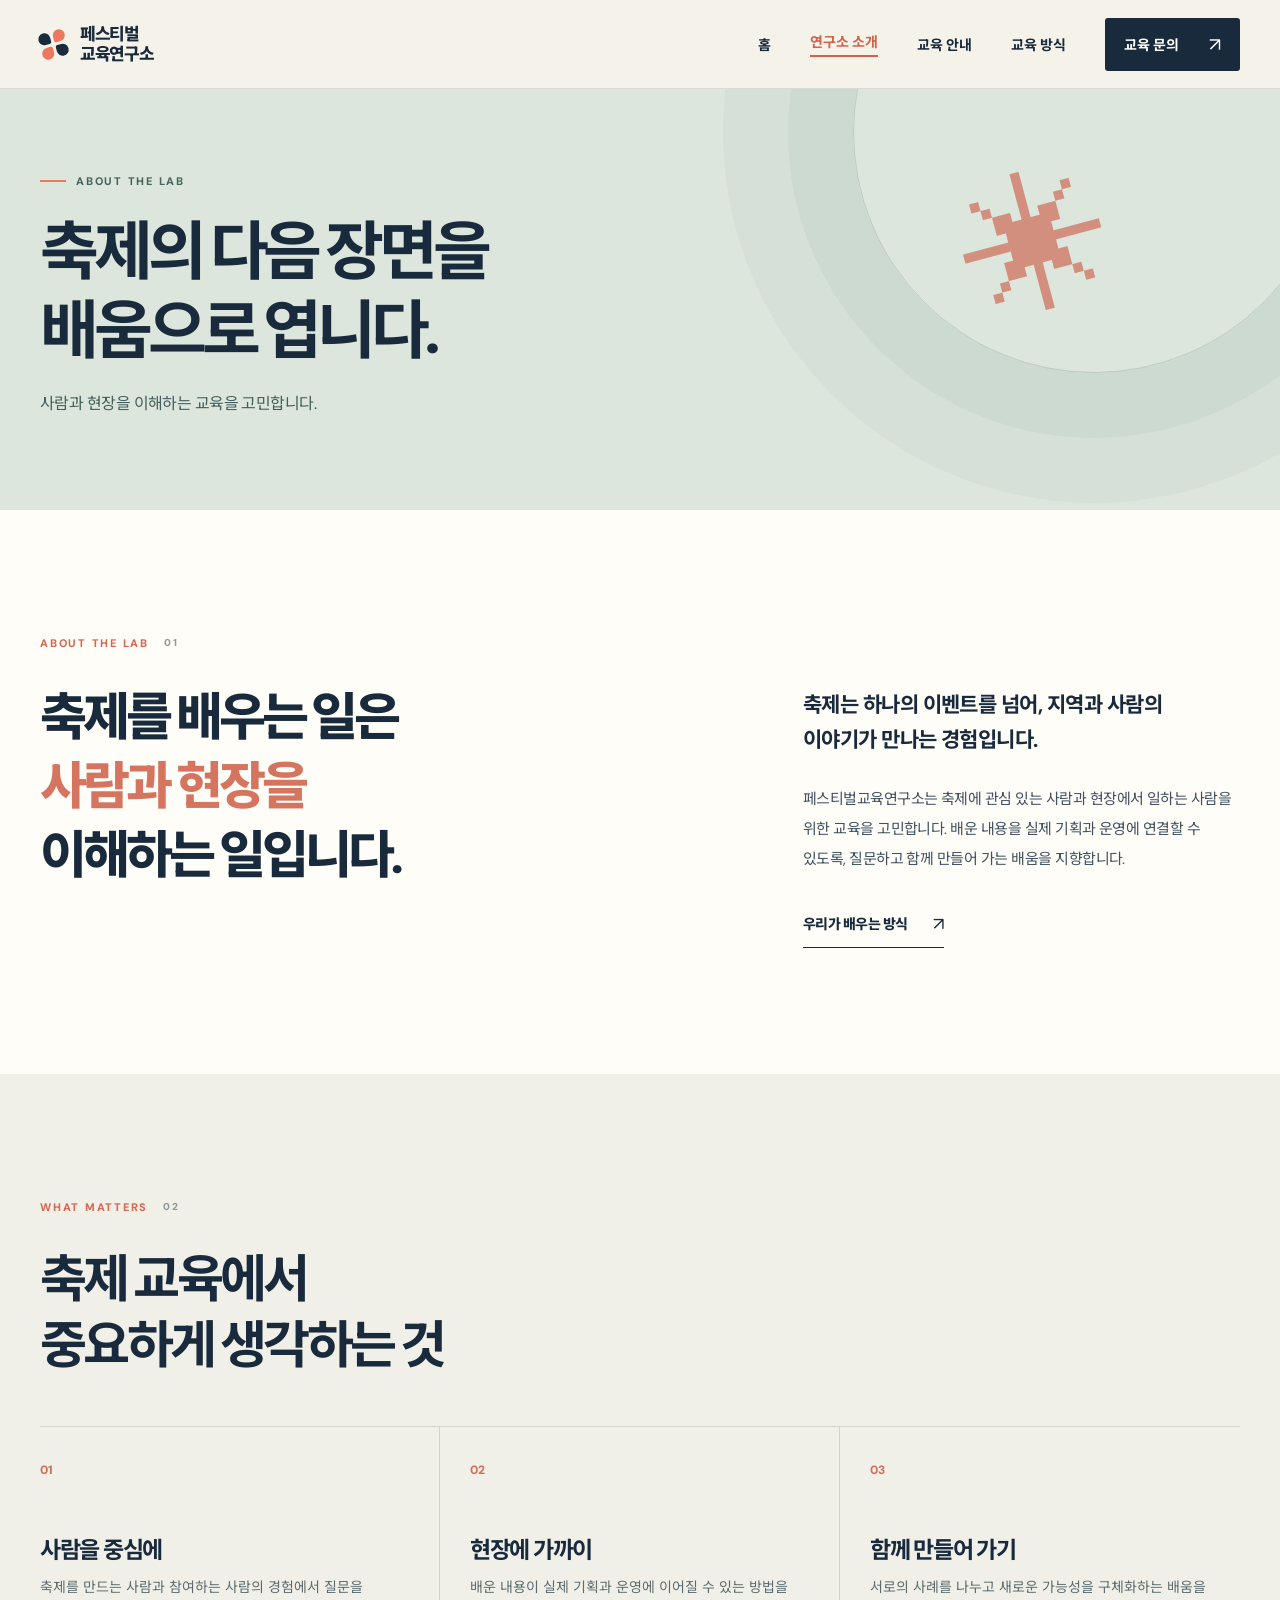
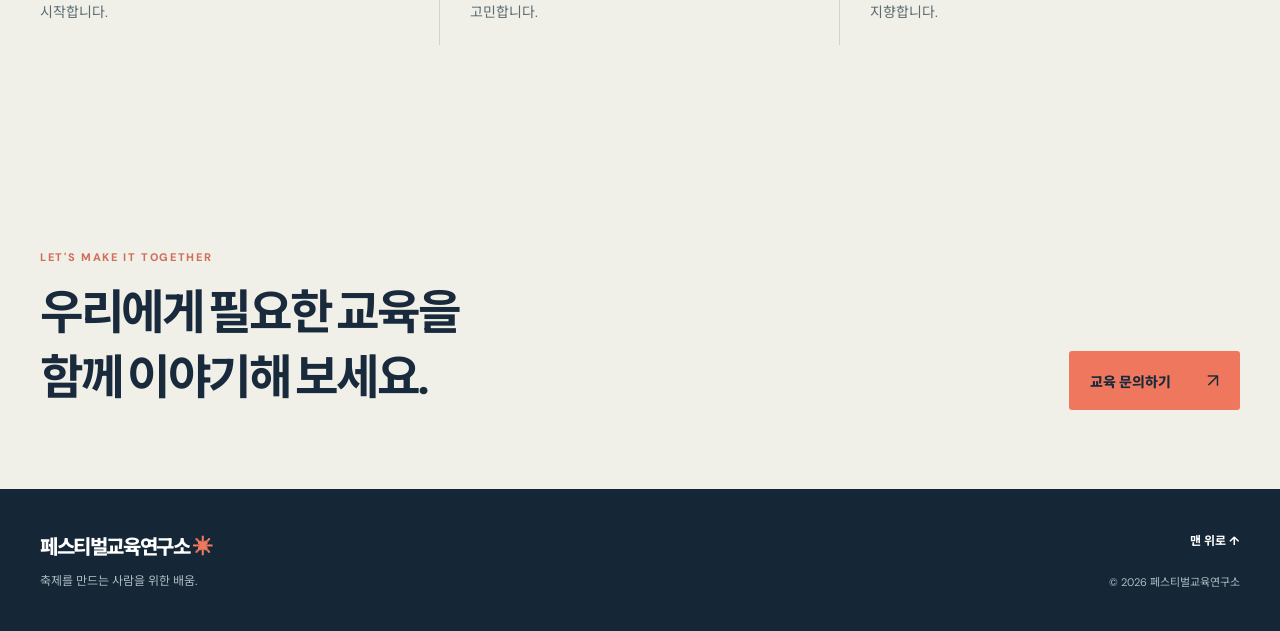
<file: about/index.html>
<!doctype html>
<html lang="ko">
  <head>
    <meta charset="UTF-8" />
    <meta name="viewport" content="width=device-width, initial-scale=1.0" />
    <meta name="theme-color" content="#182a3b" />
    <meta name="description" content="페스티벌교육연구소가 생각하는 축제 교육의 방향을 소개합니다." />
    <meta property="og:title" content="연구소 소개 | 페스티벌교육연구소" />
    <meta property="og:description" content="페스티벌교육연구소가 생각하는 축제 교육의 방향을 소개합니다." />
    <meta property="og:type" content="website" />
    <title>연구소 소개 | 페스티벌교육연구소</title>
    <link rel="icon" href="../favicon.svg" type="image/svg+xml" />
    <link rel="stylesheet" href="../styles.css" />
    <script src="../site.js" defer></script>
  </head>
  <body>
    <a class="skip-link" href="#main">본문 바로가기</a>
    <header class="site-header" id="top">
      <div class="header-inner container">
        <a class="brand" href="../home/" aria-label="페스티벌교육연구소 홈으로">
          <span class="brand-mark" aria-hidden="true"><span></span><span></span><span></span><span></span></span>
          <span class="brand-name">페스티벌<br />교육연구소</span>
        </a>
        <button class="menu-toggle" type="button" aria-expanded="false" aria-controls="primary-nav" aria-label="메뉴 열기">
          <span></span><span></span>
        </button>
        <nav class="primary-nav" id="primary-nav" aria-label="주 메뉴">
          <a href="../home/">홈</a>
          <a href="../about/" aria-current="page">연구소 소개</a>
          <a href="../programs/">교육 안내</a>
          <a href="../approach/">교육 방식</a>
          <a class="nav-cta" href="../contact/">교육 문의 <span aria-hidden="true">↗</span></a>
        </nav>
      </div>
    </header>
    <main id="main" data-page="about">
      <section class="page-banner" aria-labelledby="page-title"><div class="container"><p class="eyebrow"><span class="eyebrow-line"></span>ABOUT THE LAB</p><h1 id="page-title">축제의 다음 장면을<br />배움으로 엽니다.</h1><p>사람과 현장을 이해하는 교육을 고민합니다.</p></div><span class="page-banner-star" aria-hidden="true">✳</span></section>
<section class="intro section-pad" id="about" aria-labelledby="about-title">
        <div class="container intro-grid">
          <div class="section-intro">
            <p class="section-kicker">ABOUT THE LAB <span>01</span></p>
            <h2 id="about-title">축제를 배우는 일은<br /><span>사람과 현장을</span><br />이해하는 일입니다.</h2>
          </div>
          <div class="intro-body">
            <p class="lead">축제는 하나의 이벤트를 넘어, 지역과 사람의 이야기가 만나는 경험입니다.</p>
            <p>페스티벌교육연구소는 축제에 관심 있는 사람과 현장에서 일하는 사람을 위한 교육을 고민합니다. 배운 내용을 실제 기획과 운영에 연결할 수 있도록, 질문하고 함께 만들어 가는 배움을 지향합니다.</p>
            <a class="inline-link" href="../approach/">우리가 배우는 방식 <span aria-hidden="true">↗</span></a>
          </div>
        </div>
      </section>
<section class="about-values section-pad" aria-labelledby="values-title"><div class="container"><p class="section-kicker">WHAT MATTERS <span>02</span></p><h2 id="values-title">축제 교육에서<br />중요하게 생각하는 것</h2><div class="value-grid"><article><span>01</span><h3>사람을 중심에</h3><p>축제를 만드는 사람과 참여하는 사람의 경험에서 질문을 시작합니다.</p></article><article><span>02</span><h3>현장에 가까이</h3><p>배운 내용이 실제 기획과 운영에 이어질 수 있는 방법을 고민합니다.</p></article><article><span>03</span><h3>함께 만들어 가기</h3><p>서로의 사례를 나누고 새로운 가능성을 구체화하는 배움을 지향합니다.</p></article></div></div></section>
<section class="page-cta"><div class="container page-cta-inner"><div><p>LET'S MAKE IT TOGETHER</p><h2>우리에게 필요한 교육을<br />함께 이야기해 보세요.</h2></div><a class="button button-coral" href="../contact/">교육 문의하기 <span aria-hidden="true">↗</span></a></div></section>
    </main>
    <footer class="site-footer">
      <div class="container footer-inner">
        <div><a class="footer-brand" href="../home/">페스티벌교육연구소 <span>✳</span></a><p>축제를 만드는 사람을 위한 배움.</p></div>
        <div class="footer-right"><a href="#top">맨 위로 ↑</a><small>© <span id="year"></span> 페스티벌교육연구소</small></div>
      </div>
    </footer>
    <dialog id="privacy-dialog" class="privacy-dialog" aria-labelledby="privacy-title">
      <div class="dialog-head"><h2 id="privacy-title">개인정보 수집·이용 안내</h2><button type="button" class="privacy-close" aria-label="닫기">×</button></div>
      <p>문의 답변을 위해 이름, 이메일, 선택적으로 기관명과 연락처, 문의 내용을 사용합니다. 문의 응대 이외의 목적으로 사용하지 않으며, 실제 접수 채널과 보관 정책이 확정되면 이 안내를 운영 정책에 맞게 갱신해야 합니다.</p>
      <button type="button" class="button button-dark privacy-confirm">확인</button>
    </dialog>
  </body>
</html>
</file>
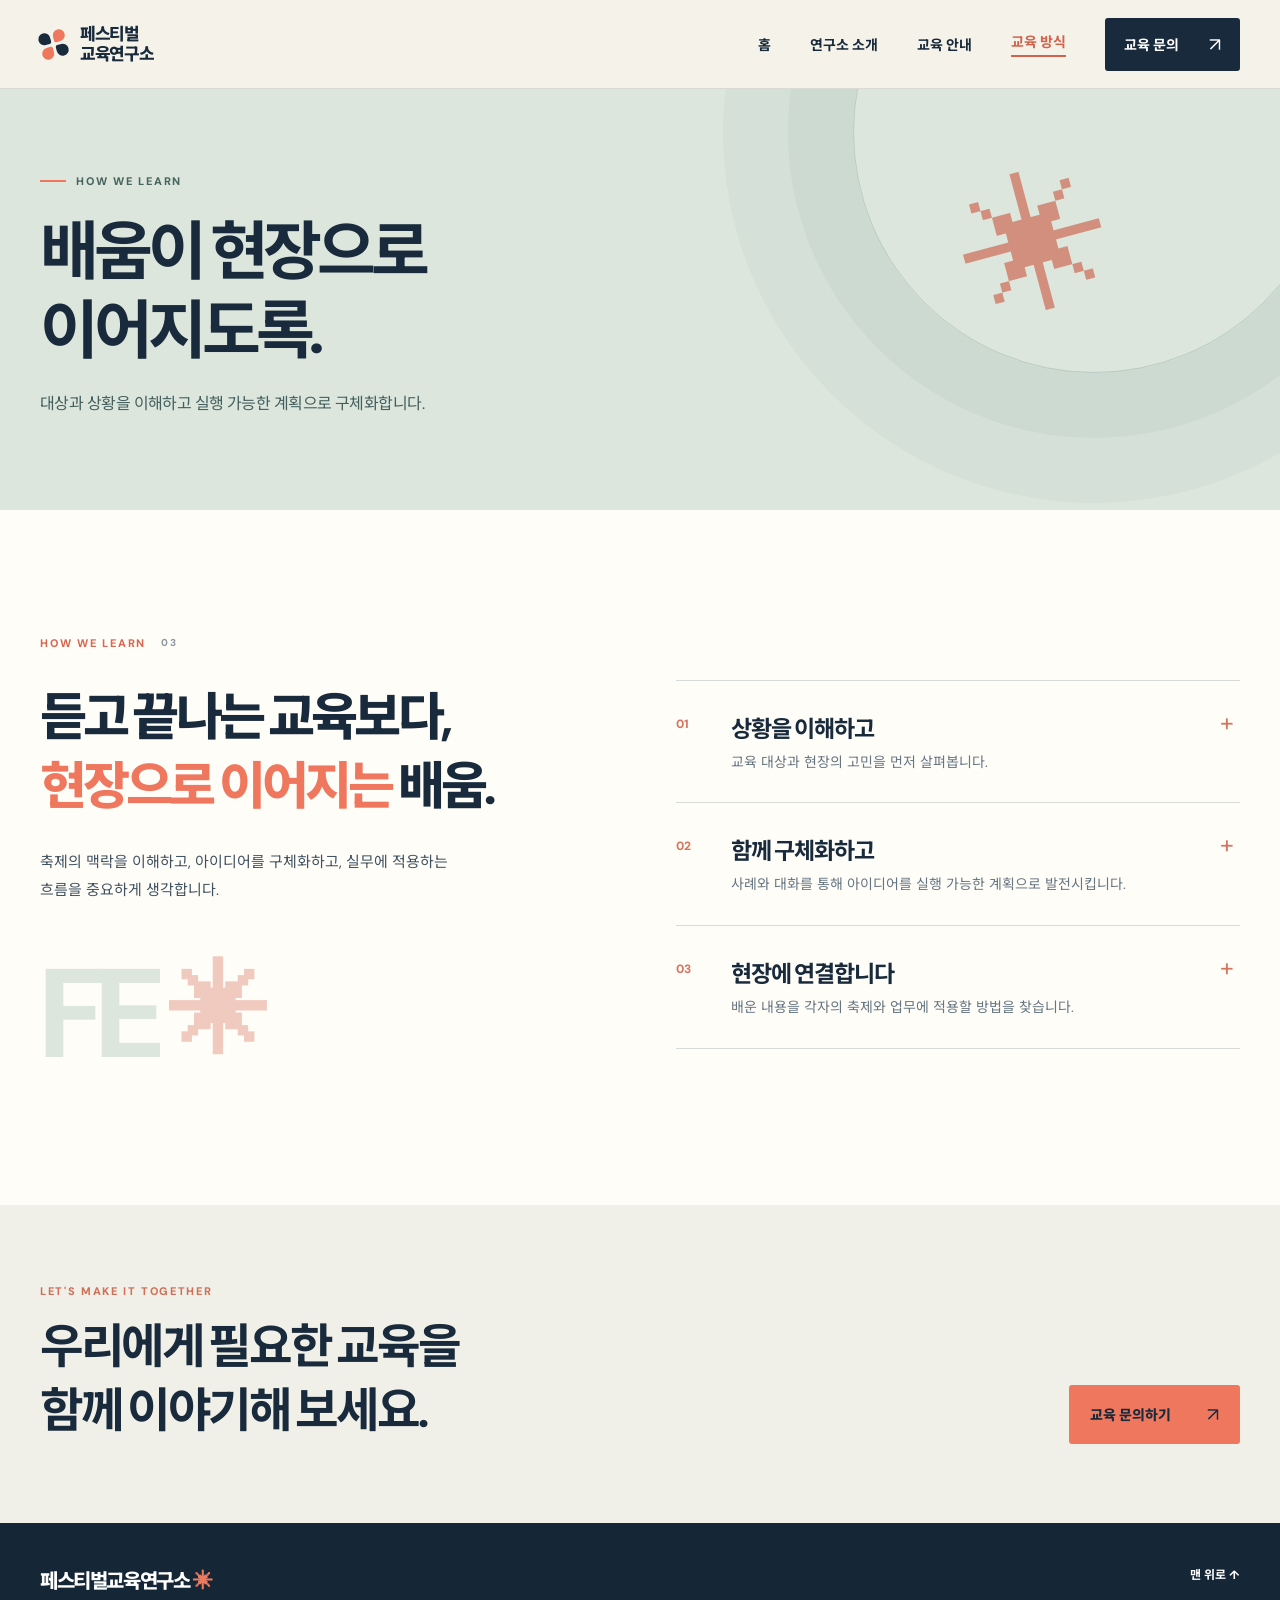
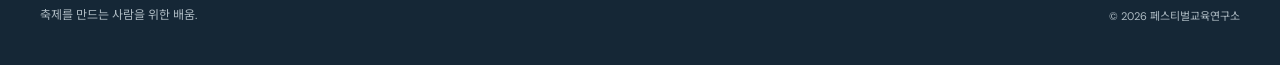
<file: approach/index.html>
<!doctype html>
<html lang="ko">
  <head>
    <meta charset="UTF-8" />
    <meta name="viewport" content="width=device-width, initial-scale=1.0" />
    <meta name="theme-color" content="#182a3b" />
    <meta name="description" content="배움을 축제 현장에 연결하는 교육 방식을 소개합니다." />
    <meta property="og:title" content="교육 방식 | 페스티벌교육연구소" />
    <meta property="og:description" content="배움을 축제 현장에 연결하는 교육 방식을 소개합니다." />
    <meta property="og:type" content="website" />
    <title>교육 방식 | 페스티벌교육연구소</title>
    <link rel="icon" href="../favicon.svg" type="image/svg+xml" />
    <link rel="stylesheet" href="../styles.css" />
    <script src="../site.js" defer></script>
  </head>
  <body>
    <a class="skip-link" href="#main">본문 바로가기</a>
    <header class="site-header" id="top">
      <div class="header-inner container">
        <a class="brand" href="../home/" aria-label="페스티벌교육연구소 홈으로">
          <span class="brand-mark" aria-hidden="true"><span></span><span></span><span></span><span></span></span>
          <span class="brand-name">페스티벌<br />교육연구소</span>
        </a>
        <button class="menu-toggle" type="button" aria-expanded="false" aria-controls="primary-nav" aria-label="메뉴 열기">
          <span></span><span></span>
        </button>
        <nav class="primary-nav" id="primary-nav" aria-label="주 메뉴">
          <a href="../home/">홈</a>
          <a href="../about/">연구소 소개</a>
          <a href="../programs/">교육 안내</a>
          <a href="../approach/" aria-current="page">교육 방식</a>
          <a class="nav-cta" href="../contact/">교육 문의 <span aria-hidden="true">↗</span></a>
        </nav>
      </div>
    </header>
    <main id="main" data-page="approach">
      <section class="page-banner" aria-labelledby="page-title"><div class="container"><p class="eyebrow"><span class="eyebrow-line"></span>HOW WE LEARN</p><h1 id="page-title">배움이 현장으로<br />이어지도록.</h1><p>대상과 상황을 이해하고 실행 가능한 계획으로 구체화합니다.</p></div><span class="page-banner-star" aria-hidden="true">✳</span></section>
<section class="approach section-pad" id="approach" aria-labelledby="approach-title">
        <div class="container approach-grid">
          <div class="approach-title">
            <p class="section-kicker">HOW WE LEARN <span>03</span></p>
            <h2 id="approach-title">듣고 끝나는 교육보다,<br /><em>현장으로 이어지는</em> 배움.</h2>
            <p>축제의 맥락을 이해하고, 아이디어를 구체화하고, 실무에 적용하는 흐름을 중요하게 생각합니다.</p>
            <div class="approach-decoration" aria-hidden="true"><span>F</span><span>E</span><span>✳</span></div>
          </div>
          <div class="approach-list">
            <div class="approach-item"><span class="approach-number">01</span><div><h3>상황을 이해하고</h3><p>교육 대상과 현장의 고민을 먼저 살펴봅니다.</p></div><span class="approach-plus" aria-hidden="true">+</span></div>
            <div class="approach-item"><span class="approach-number">02</span><div><h3>함께 구체화하고</h3><p>사례와 대화를 통해 아이디어를 실행 가능한 계획으로 발전시킵니다.</p></div><span class="approach-plus" aria-hidden="true">+</span></div>
            <div class="approach-item"><span class="approach-number">03</span><div><h3>현장에 연결합니다</h3><p>배운 내용을 각자의 축제와 업무에 적용할 방법을 찾습니다.</p></div><span class="approach-plus" aria-hidden="true">+</span></div>
          </div>
        </div>
      </section>
<section class="page-cta"><div class="container page-cta-inner"><div><p>LET'S MAKE IT TOGETHER</p><h2>우리에게 필요한 교육을<br />함께 이야기해 보세요.</h2></div><a class="button button-coral" href="../contact/">교육 문의하기 <span aria-hidden="true">↗</span></a></div></section>
    </main>
    <footer class="site-footer">
      <div class="container footer-inner">
        <div><a class="footer-brand" href="../home/">페스티벌교육연구소 <span>✳</span></a><p>축제를 만드는 사람을 위한 배움.</p></div>
        <div class="footer-right"><a href="#top">맨 위로 ↑</a><small>© <span id="year"></span> 페스티벌교육연구소</small></div>
      </div>
    </footer>
    <dialog id="privacy-dialog" class="privacy-dialog" aria-labelledby="privacy-title">
      <div class="dialog-head"><h2 id="privacy-title">개인정보 수집·이용 안내</h2><button type="button" class="privacy-close" aria-label="닫기">×</button></div>
      <p>문의 답변을 위해 이름, 이메일, 선택적으로 기관명과 연락처, 문의 내용을 사용합니다. 문의 응대 이외의 목적으로 사용하지 않으며, 실제 접수 채널과 보관 정책이 확정되면 이 안내를 운영 정책에 맞게 갱신해야 합니다.</p>
      <button type="button" class="button button-dark privacy-confirm">확인</button>
    </dialog>
  </body>
</html>
</file>
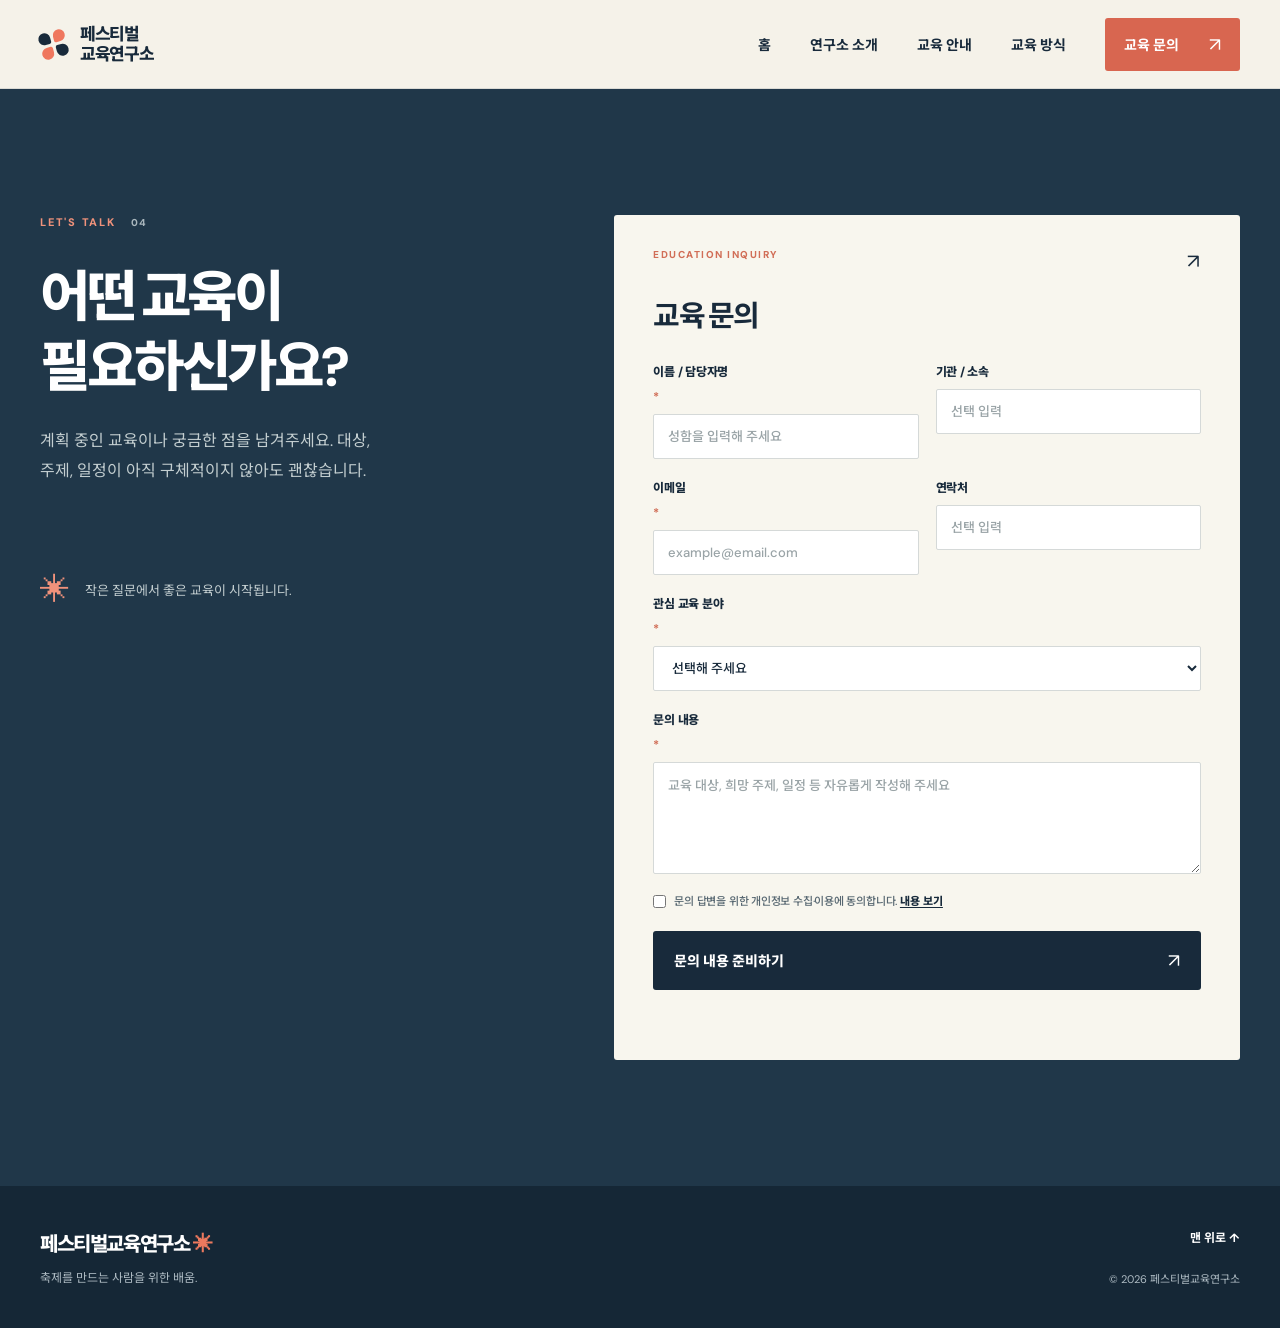
<file: contact/index.html>
<!doctype html>
<html lang="ko">
  <head>
    <meta charset="UTF-8" />
    <meta name="viewport" content="width=device-width, initial-scale=1.0" />
    <meta name="theme-color" content="#182a3b" />
    <meta name="description" content="페스티벌교육연구소에 교육을 문의해 보세요." />
    <meta property="og:title" content="교육 문의 | 페스티벌교육연구소" />
    <meta property="og:description" content="페스티벌교육연구소에 교육을 문의해 보세요." />
    <meta property="og:type" content="website" />
    <title>교육 문의 | 페스티벌교육연구소</title>
    <link rel="icon" href="../favicon.svg" type="image/svg+xml" />
    <link rel="stylesheet" href="../styles.css" />
    <script src="../site.js" defer></script>
  </head>
  <body>
    <a class="skip-link" href="#main">본문 바로가기</a>
    <header class="site-header" id="top">
      <div class="header-inner container">
        <a class="brand" href="../home/" aria-label="페스티벌교육연구소 홈으로">
          <span class="brand-mark" aria-hidden="true"><span></span><span></span><span></span><span></span></span>
          <span class="brand-name">페스티벌<br />교육연구소</span>
        </a>
        <button class="menu-toggle" type="button" aria-expanded="false" aria-controls="primary-nav" aria-label="메뉴 열기">
          <span></span><span></span>
        </button>
        <nav class="primary-nav" id="primary-nav" aria-label="주 메뉴">
          <a href="../home/">홈</a>
          <a href="../about/">연구소 소개</a>
          <a href="../programs/">교육 안내</a>
          <a href="../approach/">교육 방식</a>
          <a class="nav-cta" href="../contact/" aria-current="page">교육 문의 <span aria-hidden="true">↗</span></a>
        </nav>
      </div>
    </header>
    <main id="main" data-page="contact">
      <section class="contact section-pad" id="contact" aria-labelledby="contact-title">
        <div class="container contact-grid">
          <div class="contact-copy">
            <p class="section-kicker light">LET'S TALK <span>04</span></p>
            <h2 id="contact-title">어떤 교육이<br />필요하신가요?</h2>
            <p>계획 중인 교육이나 궁금한 점을 남겨주세요. 대상, 주제, 일정이 아직 구체적이지 않아도 괜찮습니다.</p>
            <div class="contact-details"><span class="contact-spark" aria-hidden="true">✳</span><span>작은 질문에서 좋은 교육이 시작됩니다.</span></div>
          </div>
          <div class="contact-panel">
            <div class="form-heading"><span>EDUCATION INQUIRY</span><span>↗</span></div>
            <h3>교육 문의</h3>
            <form id="inquiry-form" novalidate>
              <div class="field-row">
                <label>이름 / 담당자명 <span>*</span><input type="text" name="name" autocomplete="name" placeholder="성함을 입력해 주세요" required /></label>
                <label>기관 / 소속<input type="text" name="organization" autocomplete="organization" placeholder="선택 입력" /></label>
              </div>
              <div class="field-row">
                <label>이메일 <span>*</span><input type="email" name="email" autocomplete="email" placeholder="example@email.com" required /></label>
                <label>연락처<input type="tel" name="phone" autocomplete="tel" placeholder="선택 입력" /></label>
              </div>
              <label>관심 교육 분야 <span>*</span><select name="topic" required><option value="">선택해 주세요</option><option>축제 기획</option><option>축제 운영</option><option>맞춤형 교육</option><option>기타 / 아직 미정</option></select></label>
              <label>문의 내용 <span>*</span><textarea name="message" rows="5" placeholder="교육 대상, 희망 주제, 일정 등 자유롭게 작성해 주세요" required></textarea></label>
              <label class="consent"><input type="checkbox" name="consent" required /><span>문의 답변을 위한 개인정보 수집·이용에 동의합니다. <button class="privacy-open" type="button">내용 보기</button></span></label>
              <button class="button button-dark submit-button" type="submit">문의 내용 준비하기 <span aria-hidden="true">↗</span></button>
              <p class="form-status" id="form-status" role="status" aria-live="polite"></p>
            </form>
          </div>
        </div>
      </section>
    </main>
    <footer class="site-footer">
      <div class="container footer-inner">
        <div><a class="footer-brand" href="../home/">페스티벌교육연구소 <span>✳</span></a><p>축제를 만드는 사람을 위한 배움.</p></div>
        <div class="footer-right"><a href="#top">맨 위로 ↑</a><small>© <span id="year"></span> 페스티벌교육연구소</small></div>
      </div>
    </footer>
    <dialog id="privacy-dialog" class="privacy-dialog" aria-labelledby="privacy-title">
      <div class="dialog-head"><h2 id="privacy-title">개인정보 수집·이용 안내</h2><button type="button" class="privacy-close" aria-label="닫기">×</button></div>
      <p>문의 답변을 위해 이름, 이메일, 선택적으로 기관명과 연락처, 문의 내용을 사용합니다. 문의 응대 이외의 목적으로 사용하지 않으며, 실제 접수 채널과 보관 정책이 확정되면 이 안내를 운영 정책에 맞게 갱신해야 합니다.</p>
      <button type="button" class="button button-dark privacy-confirm">확인</button>
    </dialog>
  </body>
</html>
</file>
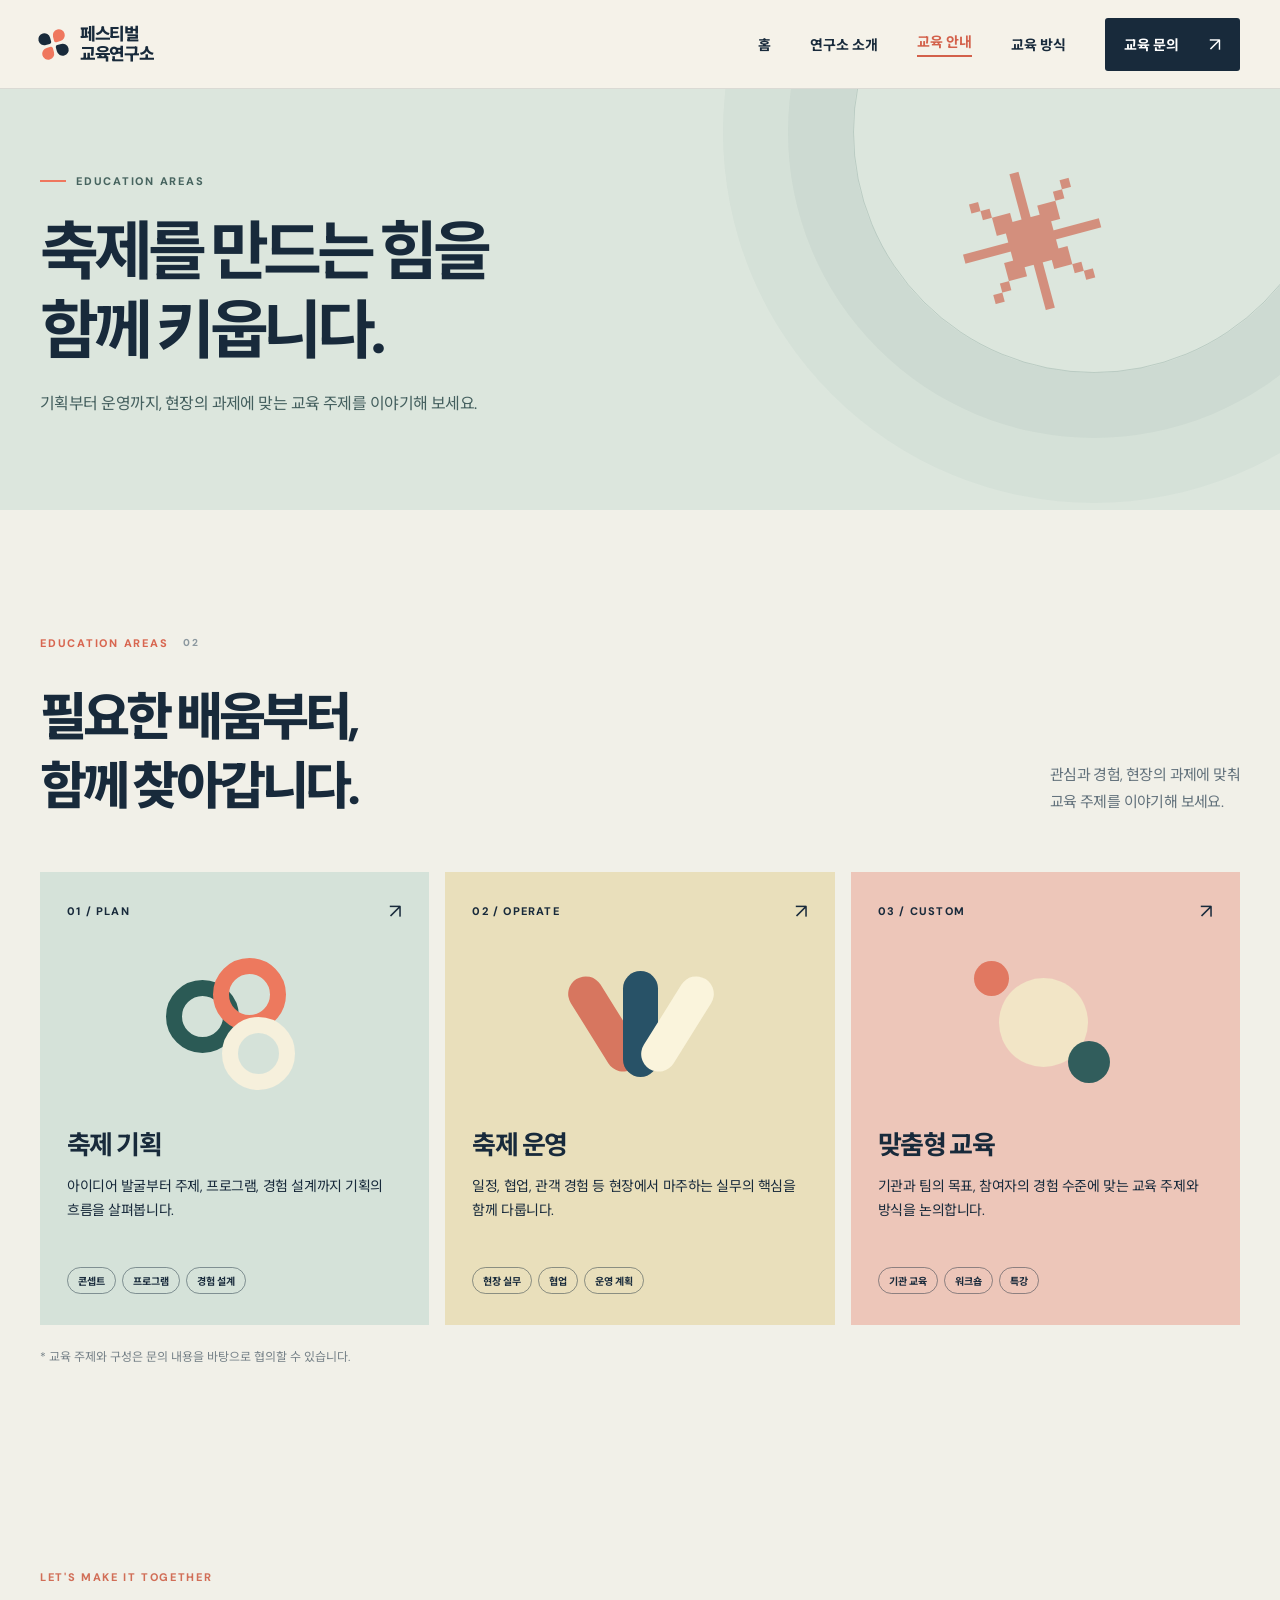
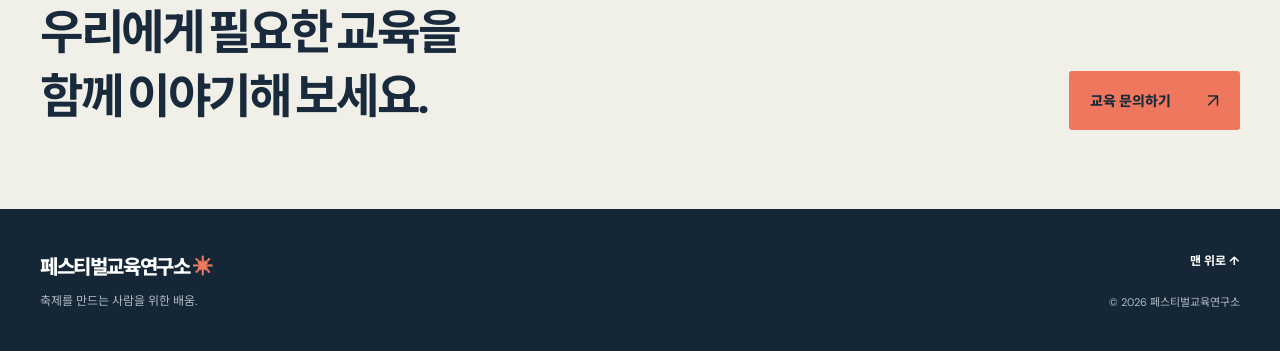
<file: programs/index.html>
<!doctype html>
<html lang="ko">
  <head>
    <meta charset="UTF-8" />
    <meta name="viewport" content="width=device-width, initial-scale=1.0" />
    <meta name="theme-color" content="#182a3b" />
    <meta name="description" content="축제 기획, 운영, 맞춤형 교육 분야를 살펴보세요." />
    <meta property="og:title" content="교육 안내 | 페스티벌교육연구소" />
    <meta property="og:description" content="축제 기획, 운영, 맞춤형 교육 분야를 살펴보세요." />
    <meta property="og:type" content="website" />
    <title>교육 안내 | 페스티벌교육연구소</title>
    <link rel="icon" href="../favicon.svg" type="image/svg+xml" />
    <link rel="stylesheet" href="../styles.css" />
    <script src="../site.js" defer></script>
  </head>
  <body>
    <a class="skip-link" href="#main">본문 바로가기</a>
    <header class="site-header" id="top">
      <div class="header-inner container">
        <a class="brand" href="../home/" aria-label="페스티벌교육연구소 홈으로">
          <span class="brand-mark" aria-hidden="true"><span></span><span></span><span></span><span></span></span>
          <span class="brand-name">페스티벌<br />교육연구소</span>
        </a>
        <button class="menu-toggle" type="button" aria-expanded="false" aria-controls="primary-nav" aria-label="메뉴 열기">
          <span></span><span></span>
        </button>
        <nav class="primary-nav" id="primary-nav" aria-label="주 메뉴">
          <a href="../home/">홈</a>
          <a href="../about/">연구소 소개</a>
          <a href="../programs/" aria-current="page">교육 안내</a>
          <a href="../approach/">교육 방식</a>
          <a class="nav-cta" href="../contact/">교육 문의 <span aria-hidden="true">↗</span></a>
        </nav>
      </div>
    </header>
    <main id="main" data-page="programs">
      <section class="page-banner" aria-labelledby="page-title"><div class="container"><p class="eyebrow"><span class="eyebrow-line"></span>EDUCATION AREAS</p><h1 id="page-title">축제를 만드는 힘을<br />함께 키웁니다.</h1><p>기획부터 운영까지, 현장의 과제에 맞는 교육 주제를 이야기해 보세요.</p></div><span class="page-banner-star" aria-hidden="true">✳</span></section>
<section class="programs section-pad" id="programs" aria-labelledby="programs-title">
        <div class="container">
          <div class="section-head">
            <div>
              <p class="section-kicker">EDUCATION AREAS <span>02</span></p>
              <h2 id="programs-title">필요한 배움부터,<br />함께 찾아갑니다.</h2>
            </div>
            <p>관심과 경험, 현장의 과제에 맞춰<br />교육 주제를 이야기해 보세요.</p>
          </div>
          <div class="program-grid">
            <article class="program-card card-one">
              <div class="card-top"><span class="card-index">01 / PLAN</span><span class="card-arrow" aria-hidden="true">↗</span></div>
              <div class="card-icon icon-plan" aria-hidden="true"><span></span><span></span><span></span></div>
              <div class="card-content"><h3>축제 기획</h3><p>아이디어 발굴부터 주제, 프로그램, 경험 설계까지 기획의 흐름을 살펴봅니다.</p><div class="card-tags"><span>콘셉트</span><span>프로그램</span><span>경험 설계</span></div></div>
            </article>
            <article class="program-card card-two">
              <div class="card-top"><span class="card-index">02 / OPERATE</span><span class="card-arrow" aria-hidden="true">↗</span></div>
              <div class="card-icon icon-operate" aria-hidden="true"><span></span><span></span><span></span></div>
              <div class="card-content"><h3>축제 운영</h3><p>일정, 협업, 관객 경험 등 현장에서 마주하는 실무의 핵심을 함께 다룹니다.</p><div class="card-tags"><span>현장 실무</span><span>협업</span><span>운영 계획</span></div></div>
            </article>
            <article class="program-card card-three">
              <div class="card-top"><span class="card-index">03 / CUSTOM</span><span class="card-arrow" aria-hidden="true">↗</span></div>
              <div class="card-icon icon-custom" aria-hidden="true"><span></span><span></span><span></span></div>
              <div class="card-content"><h3>맞춤형 교육</h3><p>기관과 팀의 목표, 참여자의 경험 수준에 맞는 교육 주제와 방식을 논의합니다.</p><div class="card-tags"><span>기관 교육</span><span>워크숍</span><span>특강</span></div></div>
            </article>
          </div>
          <p class="program-disclaimer">* 교육 주제와 구성은 문의 내용을 바탕으로 협의할 수 있습니다.</p>
        </div>
      </section>
<section class="page-cta"><div class="container page-cta-inner"><div><p>LET'S MAKE IT TOGETHER</p><h2>우리에게 필요한 교육을<br />함께 이야기해 보세요.</h2></div><a class="button button-coral" href="../contact/">교육 문의하기 <span aria-hidden="true">↗</span></a></div></section>
    </main>
    <footer class="site-footer">
      <div class="container footer-inner">
        <div><a class="footer-brand" href="../home/">페스티벌교육연구소 <span>✳</span></a><p>축제를 만드는 사람을 위한 배움.</p></div>
        <div class="footer-right"><a href="#top">맨 위로 ↑</a><small>© <span id="year"></span> 페스티벌교육연구소</small></div>
      </div>
    </footer>
    <dialog id="privacy-dialog" class="privacy-dialog" aria-labelledby="privacy-title">
      <div class="dialog-head"><h2 id="privacy-title">개인정보 수집·이용 안내</h2><button type="button" class="privacy-close" aria-label="닫기">×</button></div>
      <p>문의 답변을 위해 이름, 이메일, 선택적으로 기관명과 연락처, 문의 내용을 사용합니다. 문의 응대 이외의 목적으로 사용하지 않으며, 실제 접수 채널과 보관 정책이 확정되면 이 안내를 운영 정책에 맞게 갱신해야 합니다.</p>
      <button type="button" class="button button-dark privacy-confirm">확인</button>
    </dialog>
  </body>
</html>
</file>
<file: styles.css>
@import url('https://fonts.googleapis.com/css2?family=DM+Sans:wght@400;500;600;700&family=Noto+Sans+KR:wght@400;500;600;700;800;900&display=swap');

:root{--ink:#182a3b;--ink-soft:#405261;--cream:#f5f2e9;--paper:#fffdf8;--coral:#ef775e;--line:#d8d9d2;--mint:#c9ded4;--yellow:#eadf9e;--font:'DM Sans','Noto Sans KR',sans-serif;scroll-behavior:smooth}
*{box-sizing:border-box}body{margin:0;background:var(--cream);color:var(--ink);font-family:var(--font);word-break:keep-all;-webkit-font-smoothing:antialiased}button,input,select,textarea{font:inherit}button{cursor:pointer}a{color:inherit;text-decoration:none}img,svg{max-width:100%}.container{width:min(1200px,calc(100% - 64px));margin:0 auto}.skip-link{position:absolute;z-index:1000;left:12px;top:-50px;padding:12px 16px;background:#fff}.skip-link:focus{top:12px}:focus-visible{outline:3px solid var(--coral);outline-offset:3px}

.site-header{position:relative;z-index:30;background:var(--cream);border-bottom:1px solid rgba(24,42,59,.12)}.header-inner{height:88px;display:flex;align-items:center;justify-content:space-between}.brand{display:inline-flex;gap:13px;align-items:center}.brand-name{font-size:17px;line-height:1.18;font-weight:800;letter-spacing:-.075em}.brand-mark{display:grid;grid-template-columns:repeat(2,12px);grid-template-rows:repeat(2,12px);gap:3px;transform:rotate(-15deg)}.brand-mark span{background:var(--ink);border-radius:50% 50% 2px 50%}.brand-mark span:nth-child(2),.brand-mark span:nth-child(3){background:var(--coral)}.brand-mark span:nth-child(2){transform:rotate(90deg)}.brand-mark span:nth-child(3){transform:rotate(-90deg)}.brand-mark span:nth-child(4){transform:rotate(180deg)}.primary-nav{display:flex;align-items:center;gap:39px;font-size:14px;font-weight:700}.primary-nav>a:not(.nav-cta){transition:color .2s}.primary-nav>a:not(.nav-cta):hover{color:#db604b}.nav-cta{padding:14px 19px;background:var(--ink);color:white;border-radius:3px;display:flex;gap:30px;align-items:center;transition:background .2s,transform .2s}.nav-cta:hover,.button-dark:hover{background:#2e485f;transform:translateY(-2px)}.nav-cta span{font-size:19px;font-weight:400}.menu-toggle{display:none}

.hero{overflow:hidden}.hero-grid{display:grid;grid-template-columns:1fr .95fr;gap:45px;min-height:675px;align-items:stretch}.hero-copy{padding:86px 0 44px;display:flex;flex-direction:column;align-items:flex-start}.eyebrow,.section-kicker{font-size:11px;letter-spacing:.16em;font-weight:800}.eyebrow{display:flex;align-items:center;gap:10px;margin:0 0 29px}.eyebrow-line{display:inline-block;width:26px;height:2px;background:var(--coral)}h1,h2,h3,p{margin-top:0}.hero h1{font-size:clamp(54px,5.1vw,83px);letter-spacing:-.087em;line-height:1.2;font-weight:800;margin-bottom:26px}.hero h1 em,.approach h2 em{color:var(--coral);font-style:normal}.hero-description{font-size:17px;line-height:1.85;letter-spacing:-.038em;color:var(--ink-soft);margin-bottom:33px}.hero-actions{display:flex;align-items:center;gap:29px}.button{border:0;display:inline-flex;align-items:center;justify-content:space-between;gap:36px;padding:17px 21px;min-height:56px;border-radius:3px;font-weight:800;font-size:14px;transition:background .2s,transform .2s}.button span{font-size:19px;font-weight:400}.button-coral{background:var(--coral);color:var(--ink)}.button-coral:hover{background:#f18b74;transform:translateY(-2px)}.text-link,.inline-link{font-size:14px;font-weight:800;border-bottom:1px solid currentColor;padding-bottom:5px;display:inline-flex;align-items:center;gap:26px}.text-link span,.inline-link span{font-size:18px;font-weight:400}.hero-note{margin-top:auto;padding-top:45px;font-size:12px;font-weight:600;color:#667481;display:flex;align-items:center;gap:12px}.note-spark{font-size:23px;color:var(--coral);line-height:1}
.hero-art{position:relative;min-height:620px;margin:28px 0 35px;background:#203749;color:#f8f0dc;overflow:hidden;isolation:isolate}.hero-art::before{content:'';position:absolute;inset:0;background:linear-gradient(145deg,rgba(255,255,255,.08),transparent 40%),repeating-linear-gradient(0deg,transparent 0,transparent 39px,rgba(255,255,255,.027) 40px);pointer-events:none}.art-topline,.art-bottomline{position:absolute;left:35px;right:35px;display:flex;justify-content:space-between;font-size:10px;letter-spacing:.15em;font-weight:700}.art-topline{top:31px}.art-bottomline{bottom:30px;align-items:center}.art-bottomline span:last-child{font-size:24px;line-height:1}.art-sun{position:absolute;width:190px;height:190px;border-radius:50%;background:#ed795e;top:93px;right:65px;box-shadow:0 0 0 30px rgba(237,121,94,.08),0 0 0 60px rgba(237,121,94,.05)}.art-orbit{position:absolute;border:1px solid rgba(255,255,255,.25);border-radius:50%;transform:rotate(-20deg)}.orbit-one{width:540px;height:200px;top:150px;left:42px}.orbit-two{width:650px;height:265px;top:130px;left:-25px}.art-stage{position:absolute;left:13%;right:13%;top:41%;height:43%;filter:drop-shadow(0 28px 17px rgba(0,0,0,.15))}.stage-roof{position:absolute;z-index:2;top:0;width:100%;height:23%;background:#e7d996;clip-path:polygon(0 100%,50% 0,100% 100%)}.stage-curtain{position:absolute;top:23%;height:71%;width:28%;background:#d86e58}.curtain-left{left:0;clip-path:polygon(0 0,100% 0,70% 100%,0 100%)}.curtain-right{right:0;clip-path:polygon(0 0,100% 0,100% 100%,30% 100%)}.stage-center{position:absolute;left:23%;right:23%;top:23%;height:71%;display:grid;place-items:center;background:#f3e9bd}.stage-star{font-size:108px;line-height:1;color:#e97c63;transform:rotate(-16deg)}.stage-floor{position:absolute;left:-8%;right:-8%;bottom:0;height:7%;background:#e7d996}.art-caption{position:absolute;left:37px;bottom:89px;display:flex;flex-direction:column;gap:9px;z-index:4;text-shadow:0 2px 9px #203749}.art-caption span{font-size:11px;letter-spacing:.15em}.art-caption strong{font-size:21px;line-height:1.4;letter-spacing:-.055em}

.section-pad{padding:126px 0}.section-kicker{display:flex;align-items:center;gap:15px;margin:0 0 33px;color:#d86650}.section-kicker span{color:#8c989f;font-size:10px}.intro{background:#fffdf8}.intro-grid{display:grid;grid-template-columns:1fr .65fr;gap:90px}.section-intro h2,.section-head h2,.approach h2,.contact h2{font-size:clamp(38px,4vw,57px);line-height:1.35;letter-spacing:-.075em;font-weight:800;margin:0}.section-intro h2 span{color:#d6755f}.intro-body{padding-top:52px;color:var(--ink-soft);font-size:15px;line-height:2;letter-spacing:-.035em}.intro-body .lead{font-size:21px;line-height:1.7;color:var(--ink);font-weight:700;margin-bottom:25px}.intro-body p:nth-child(2){margin-bottom:32px}.inline-link{color:var(--ink)}
.programs{background:#f1f0e8}.section-head{display:flex;justify-content:space-between;align-items:end;gap:30px;margin-bottom:51px}.section-head p:last-child{color:#63727c;line-height:1.8;font-size:15px;letter-spacing:-.04em;margin-bottom:5px}.program-grid{display:grid;grid-template-columns:repeat(3,1fr);gap:16px}.program-card{min-height:428px;padding:26px 27px 31px;display:flex;flex-direction:column;position:relative;overflow:hidden;transition:transform .25s,box-shadow .25s}.program-card:hover{transform:translateY(-6px);box-shadow:0 18px 35px rgba(24,42,59,.1)}.card-one{background:#d5e2d9}.card-two{background:#e9dfbb}.card-three{background:#edc6b9}.card-top{display:flex;align-items:center;justify-content:space-between}.card-index{font-size:11px;font-weight:800;letter-spacing:.11em}.card-arrow{font-size:20px}.card-icon{position:relative;width:142px;height:135px;margin:34px auto 31px}.icon-plan span{position:absolute;width:73px;height:73px;border-radius:50%;border:16px solid #2b5a55}.icon-plan span:nth-child(1){left:2px;top:22px}.icon-plan span:nth-child(2){left:49px;top:0;border-color:#ed795e}.icon-plan span:nth-child(3){left:58px;top:59px;border-color:#f6f0dc}.icon-operate span{position:absolute;background:#d7765f;width:35px;height:106px;top:13px;left:18px;transform:rotate(-32deg);border-radius:18px}.icon-operate span:nth-child(2){left:54px;transform:rotate(0);background:#285267}.icon-operate span:nth-child(3){left:91px;transform:rotate(32deg);background:#faf4dc}.icon-custom span{position:absolute;width:89px;height:89px;border-radius:50%;background:#f2e5c6;left:25px;top:20px}.icon-custom span:nth-child(2){width:35px;height:35px;left:0;top:3px;background:#e17861}.icon-custom span:nth-child(3){width:42px;height:42px;left:94px;top:83px;background:#315d5c}.card-content{margin-top:auto}.card-content h3{font-size:26px;letter-spacing:-.06em;margin:0 0 12px}.card-content p{font-size:14px;line-height:1.75;letter-spacing:-.03em;min-height:73px;margin-bottom:20px}.card-tags{display:flex;flex-wrap:wrap;gap:6px}.card-tags span{border:1px solid rgba(24,42,59,.45);border-radius:20px;padding:5px 10px;font-size:10px;font-weight:700}.program-disclaimer{font-size:12px;color:#758087;margin:22px 0 0}
.approach{background:#fffdf8}.approach-grid{display:grid;grid-template-columns:.95fr 1fr;gap:100px}.approach-title>p:not(.section-kicker){font-size:15px;color:var(--ink-soft);line-height:1.9;margin-top:27px;max-width:410px}.approach-decoration{height:130px;display:flex;align-items:center;gap:7px;margin-top:44px;overflow:hidden;opacity:.85}.approach-decoration span{font-size:126px;font-weight:800;line-height:1;letter-spacing:-.13em;color:#d6e3d8}.approach-decoration span:last-child{font-size:100px;color:#eec2b4;margin-left:15px}.approach-list{border-top:1px solid #d8dcd8;margin-top:44px}.approach-item{display:grid;grid-template-columns:37px 1fr 20px;gap:18px;padding:29px 0 28px;border-bottom:1px solid #d8dcd8}.approach-number{font-size:12px;font-weight:800;color:#d6755f;padding-top:6px}.approach-item h3{font-size:23px;letter-spacing:-.05em;margin-bottom:7px}.approach-item p{font-size:14px;color:#667582;line-height:1.7;margin:0}.approach-plus{font-size:25px;color:#d6755f;line-height:1}
.contact{background:#203749;color:#fff}.contact-grid{display:grid;grid-template-columns:.75fr 1fr;gap:105px}.section-kicker.light{color:#f0927b}.section-kicker.light span{color:#aab7bd}.contact h2{font-size:clamp(43px,4.3vw,62px);line-height:1.28;margin-bottom:23px}.contact-copy>p:not(.section-kicker){color:#c3ced0;font-size:16px;line-height:1.9;max-width:340px}.contact-details{display:flex;align-items:center;gap:15px;margin-top:83px;font-size:13px;color:#c3ced0}.contact-spark{color:#f0927b;font-size:30px}.contact-panel{background:#f8f6ee;color:var(--ink);padding:33px 39px 39px;border-radius:3px}.form-heading{display:flex;justify-content:space-between;font-size:10px;font-weight:800;letter-spacing:.15em;color:#d16e57}.form-heading span:last-child{font-size:20px;color:var(--ink);font-weight:400}.contact-panel h3{font-size:29px;letter-spacing:-.06em;margin:18px 0 27px}.contact-panel form{display:flex;flex-direction:column;gap:19px}.field-row{display:grid;grid-template-columns:1fr 1fr;gap:17px}.contact-panel label{display:flex;flex-direction:column;gap:9px;font-size:12px;font-weight:800;letter-spacing:-.02em}.contact-panel label>span:not(.consent span){color:#d16e57}.contact-panel input:not([type=checkbox]),.contact-panel select,.contact-panel textarea{width:100%;border:1px solid #d5d9d8;background:#fff;padding:12px 14px;color:var(--ink);border-radius:2px;outline:none;font-size:13px;min-height:45px;font-weight:500}.contact-panel textarea{resize:vertical;min-height:112px}.contact-panel input:focus,.contact-panel select:focus,.contact-panel textarea:focus{border-color:#63847b;box-shadow:0 0 0 2px rgba(99,132,123,.15)}.contact-panel input::placeholder,.contact-panel textarea::placeholder{color:#9aa4a7}.contact-panel .consent{display:flex;flex-direction:row;align-items:flex-start;gap:8px;font-size:11px;font-weight:500;color:#566670;line-height:1.5}.consent input{margin:2px 0 0;accent-color:var(--ink);flex:0 0 auto}.privacy-open{border:0;padding:0;background:none;color:var(--ink);font-size:11px;font-weight:800;text-decoration:underline;text-underline-offset:2px}.submit-button{width:100%;margin-top:2px}.button-dark{background:var(--ink);color:#fff}.form-status{margin:0;min-height:1em;font-size:12px;line-height:1.6;color:#ad4f3c}.form-status.success{color:#286653}
.site-footer{background:#152736;color:#fff}.footer-inner{padding:42px 0;display:flex;justify-content:space-between;gap:20px}.footer-brand{font-size:20px;font-weight:800;letter-spacing:-.07em}.footer-brand span{color:#ed795e}.site-footer p{color:#aebbc3;font-size:12px;margin:11px 0 0}.footer-right{display:flex;flex-direction:column;align-items:flex-end;justify-content:space-between;font-size:12px}.footer-right a{font-weight:700}.footer-right small{color:#aebbc3;font-size:11px}.privacy-dialog{max-width:480px;border:0;border-radius:4px;padding:26px;background:#fff;color:var(--ink);box-shadow:0 20px 80px rgba(0,0,0,.2)}.privacy-dialog::backdrop{background:rgba(15,29,40,.65)}.dialog-head{display:flex;justify-content:space-between;align-items:center;gap:20px}.dialog-head h2{font-size:20px;letter-spacing:-.05em;margin:0}.privacy-close{border:0;background:none;font-size:28px;line-height:1}.privacy-dialog p{font-size:13px;line-height:1.8;color:#4d5a62;margin:20px 0}.privacy-confirm{min-height:43px;padding:10px 20px}

@media(max-width:900px){.hero-grid{gap:25px;min-height:590px}.hero-copy{padding-top:70px}.hero h1{font-size:clamp(48px,6vw,68px)}.hero-art{min-height:540px}.intro-grid,.approach-grid,.contact-grid{gap:45px}.section-pad{padding:95px 0}.program-card{padding:23px 21px 26px}.card-content h3{font-size:23px}.card-content p{min-height:98px}.contact-panel{padding:28px}}
@media(max-width:700px){.container{width:min(100% - 36px,530px)}.site-header .container{width:calc(100% - 36px)}.header-inner{height:72px}.brand-name{font-size:15px}.menu-toggle{display:flex;width:43px;height:43px;border:1px solid #bec7c8;background:transparent;align-items:center;justify-content:center;flex-direction:column;gap:6px;z-index:32}.menu-toggle span{width:19px;height:2px;background:var(--ink);transition:transform .2s}.menu-toggle[aria-expanded=true] span:first-child{transform:translateY(4px) rotate(45deg)}.menu-toggle[aria-expanded=true] span:last-child{transform:translateY(-4px) rotate(-45deg)}.primary-nav{display:none;position:absolute;top:71px;left:0;right:0;background:var(--cream);padding:24px 18px 30px;box-shadow:0 14px 22px rgba(24,42,59,.13);flex-direction:column;align-items:stretch;gap:0}.primary-nav.open{display:flex}.primary-nav>a:not(.nav-cta){padding:14px 4px;border-bottom:1px solid #d8dcd8}.nav-cta{justify-content:space-between;margin-top:20px}.hero-grid{display:flex;flex-direction:column;gap:0}.hero-copy{padding:64px 0 45px}.hero h1{font-size:clamp(52px,11vw,74px);margin-bottom:20px}.hero-description{font-size:15px}.hero-note{margin-top:36px;padding-top:0}.hero-art{min-height:480px;margin:0 0 30px}.art-sun{width:150px;height:150px;right:48px}.art-stage{top:40%;height:43%}.art-caption{bottom:74px}.section-pad{padding:82px 0}.intro-grid,.approach-grid,.contact-grid{display:block}.section-kicker{margin-bottom:25px}.section-intro h2,.section-head h2,.approach h2{font-size:clamp(38px,8vw,48px)}.intro-body{padding-top:27px}.intro-body .lead{font-size:19px}.section-head{display:block;margin-bottom:32px}.section-head p:last-child{margin:22px 0 0}.program-grid{grid-template-columns:1fr;gap:13px}.program-card{min-height:320px}.card-icon{position:absolute;top:53px;right:18px;width:105px;height:100px;transform:scale(.72);transform-origin:top right;margin:0}.card-content{max-width:330px}.card-content p{min-height:auto;max-width:290px}.approach-title>p:not(.section-kicker){margin-top:20px}.approach-decoration{display:none}.approach-list{margin-top:42px}.contact-copy>p:not(.section-kicker){max-width:450px}.contact-details{margin:25px 0 34px}.footer-inner{padding:33px 0}.contact-panel{padding:28px 23px}}
@media(max-width:420px){.hero-actions{gap:16px;flex-wrap:wrap}.hero h1{font-size:51px}.hero-art{min-height:425px}.art-topline,.art-bottomline{left:22px;right:22px}.art-caption{left:24px}.art-stage{left:8%;right:8%}.field-row{grid-template-columns:1fr;gap:19px}.footer-inner{flex-direction:column}.footer-right{align-items:flex-start;gap:20px}}
@media(prefers-reduced-motion:reduce){:root{scroll-behavior:auto}*,*::before,*::after{transition:none!important;animation:none!important}}

/* Pages and shared navigation */
.primary-nav a[aria-current="page"]:not(.nav-cta){color:#d3614b;border-bottom:2px solid #d3614b;padding-bottom:4px}
.primary-nav .nav-cta[aria-current="page"]{background:#d86650}
.page-banner{position:relative;isolation:isolate;overflow:hidden;background:#dce6dd;padding:85px 0 91px}
.page-banner::after{content:'';position:absolute;z-index:-1;width:480px;height:480px;border:1px solid rgba(38,83,78,.18);border-radius:50%;right:-55px;top:-198px;box-shadow:0 0 0 65px rgba(38,83,78,.045),0 0 0 130px rgba(38,83,78,.035)}
.page-banner .eyebrow{margin-bottom:25px;color:#47645f}
.page-banner h1{max-width:750px;margin:0 0 18px;font-size:clamp(48px,5vw,72px);letter-spacing:-.08em;line-height:1.24}
.page-banner p:last-of-type{font-size:16px;line-height:1.8;color:#445f5e;margin:0;letter-spacing:-.035em}
.page-banner-star{position:absolute;right:13%;top:85px;font-size:150px;line-height:1;color:#d0735d;opacity:.75;transform:rotate(-15deg)}
.home-links{background:#fffdf8}
.home-link-grid{display:grid;grid-template-columns:repeat(3,1fr);gap:15px}
.home-link-grid a{min-height:280px;padding:28px;background:#e1eae1;display:flex;flex-direction:column;position:relative;transition:transform .2s,box-shadow .2s}
.home-link-grid a:nth-child(2){background:#efe4c5}.home-link-grid a:nth-child(3){background:#efcdbf}
.home-link-grid a:hover{transform:translateY(-5px);box-shadow:0 18px 32px rgba(24,42,59,.11)}
.home-link-grid a>span{font-size:11px;font-weight:800;letter-spacing:.12em}
.home-link-grid h3{font-size:27px;letter-spacing:-.06em;margin:auto 0 10px}
.home-link-grid p{font-size:14px;line-height:1.7;max-width:250px;margin:0}
.home-link-grid b{position:absolute;top:20px;right:24px;font-size:22px;font-weight:400}
.page-cta{background:#f1f0e8;padding:79px 0}.page-cta-inner{display:flex;align-items:end;justify-content:space-between;gap:30px}.page-cta p{font-size:11px;font-weight:800;letter-spacing:.15em;color:#d16e57;margin-bottom:17px}.page-cta h2{font-size:clamp(30px,3.7vw,49px);line-height:1.36;letter-spacing:-.07em;margin:0}.page-cta .button{flex:0 0 auto}
.about-values{background:#f1f0e8}.about-values h2{font-size:clamp(38px,4vw,55px);line-height:1.3;letter-spacing:-.07em;margin-bottom:46px}.value-grid{display:grid;grid-template-columns:repeat(3,1fr);border-top:1px solid #cfd4cf}.value-grid article{padding:31px 30px 20px 0;border-right:1px solid #cfd4cf}.value-grid article+article{padding-left:30px}.value-grid article:last-child{border-right:0}.value-grid article span{color:#d16e57;font-size:12px;font-weight:800}.value-grid h3{font-size:23px;letter-spacing:-.055em;margin:52px 0 10px}.value-grid p{font-size:14px;line-height:1.8;color:#5b6b70;margin:0}
@media(max-width:700px){.primary-nav a[aria-current="page"]:not(.nav-cta){border-bottom:1px solid #d8dcd8;padding-bottom:14px}.page-banner{padding:65px 0 70px}.page-banner h1{font-size:clamp(43px,9vw,58px)}.page-banner p:last-of-type{font-size:14px;max-width:320px}.page-banner-star{font-size:100px;right:-15px;top:82px;opacity:.35}.home-link-grid,.value-grid{grid-template-columns:1fr}.home-link-grid a{min-height:225px}.page-cta{padding:68px 0}.page-cta-inner{display:block}.page-cta .button{margin-top:30px}.value-grid article,.value-grid article+article{padding:26px 0;border-right:0;border-bottom:1px solid #cfd4cf}.value-grid h3{margin:25px 0 8px}.about-values h2{margin-bottom:30px}}
</file>
